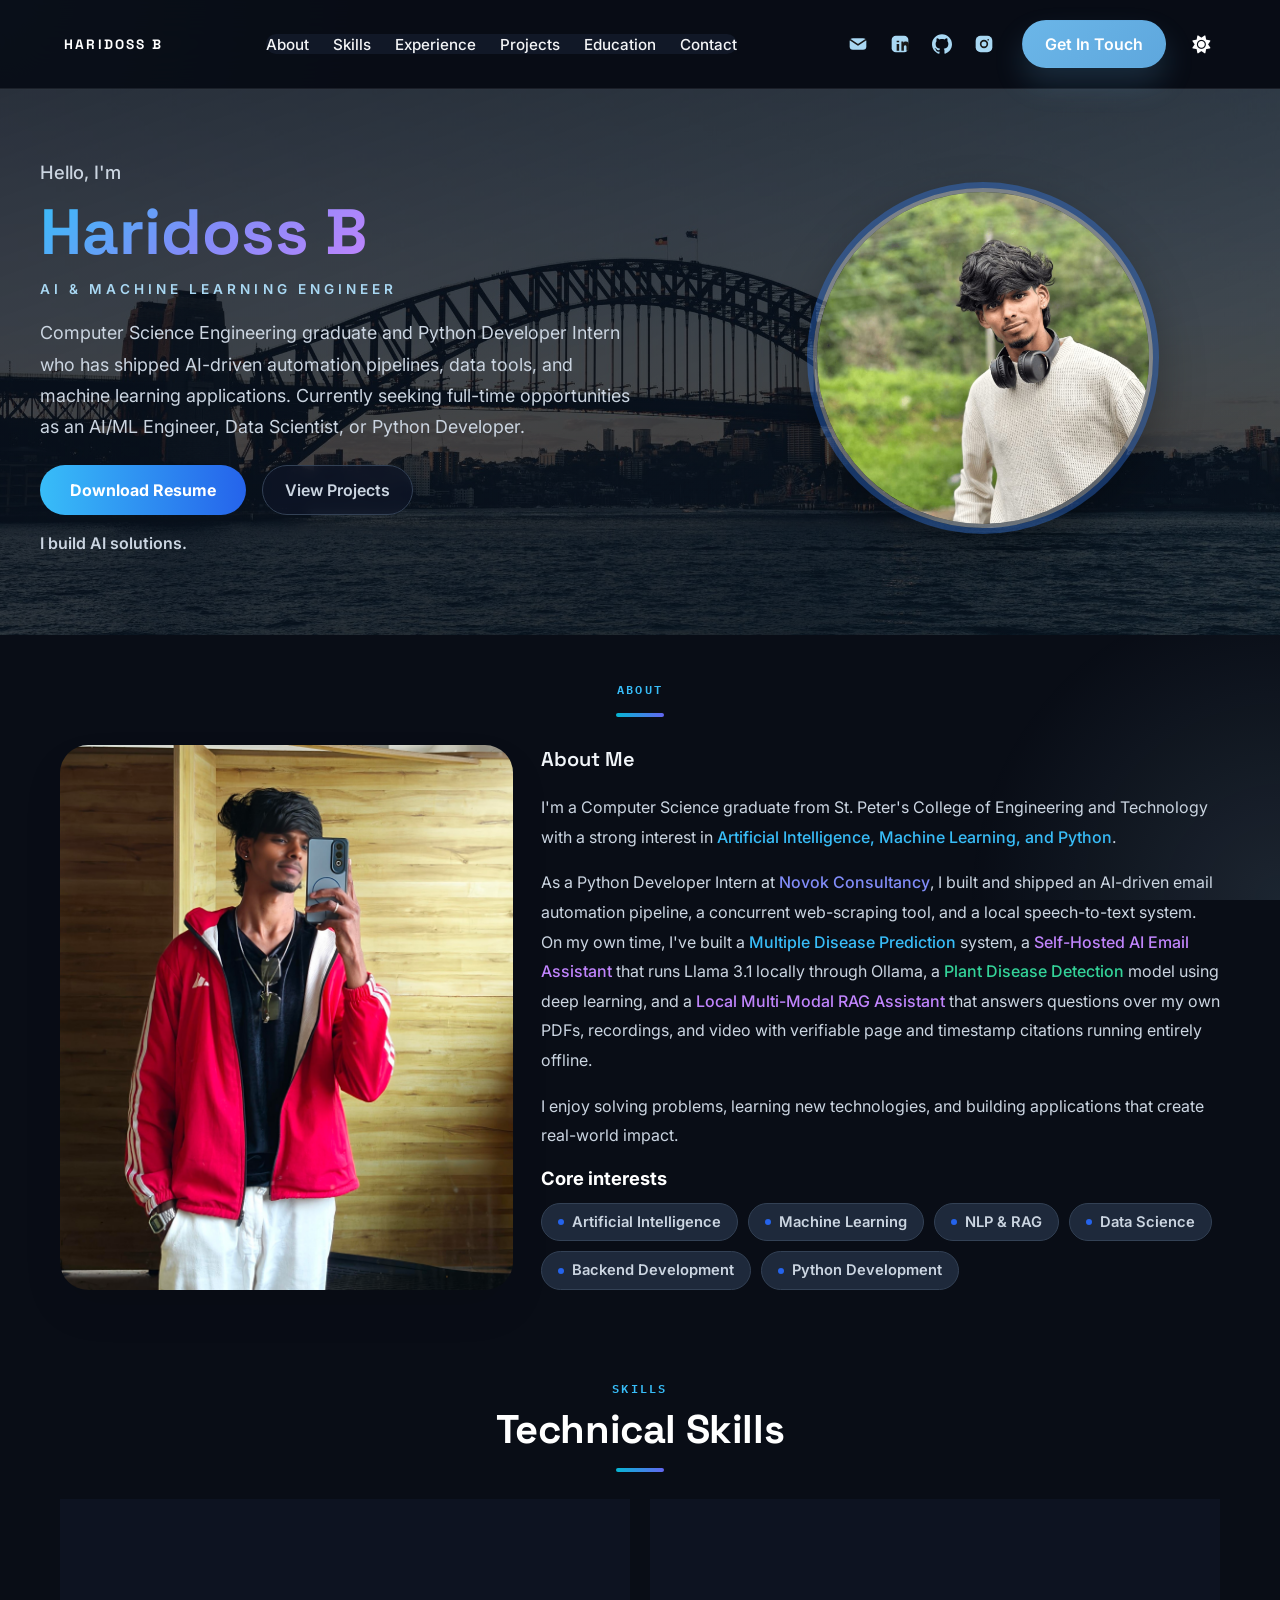
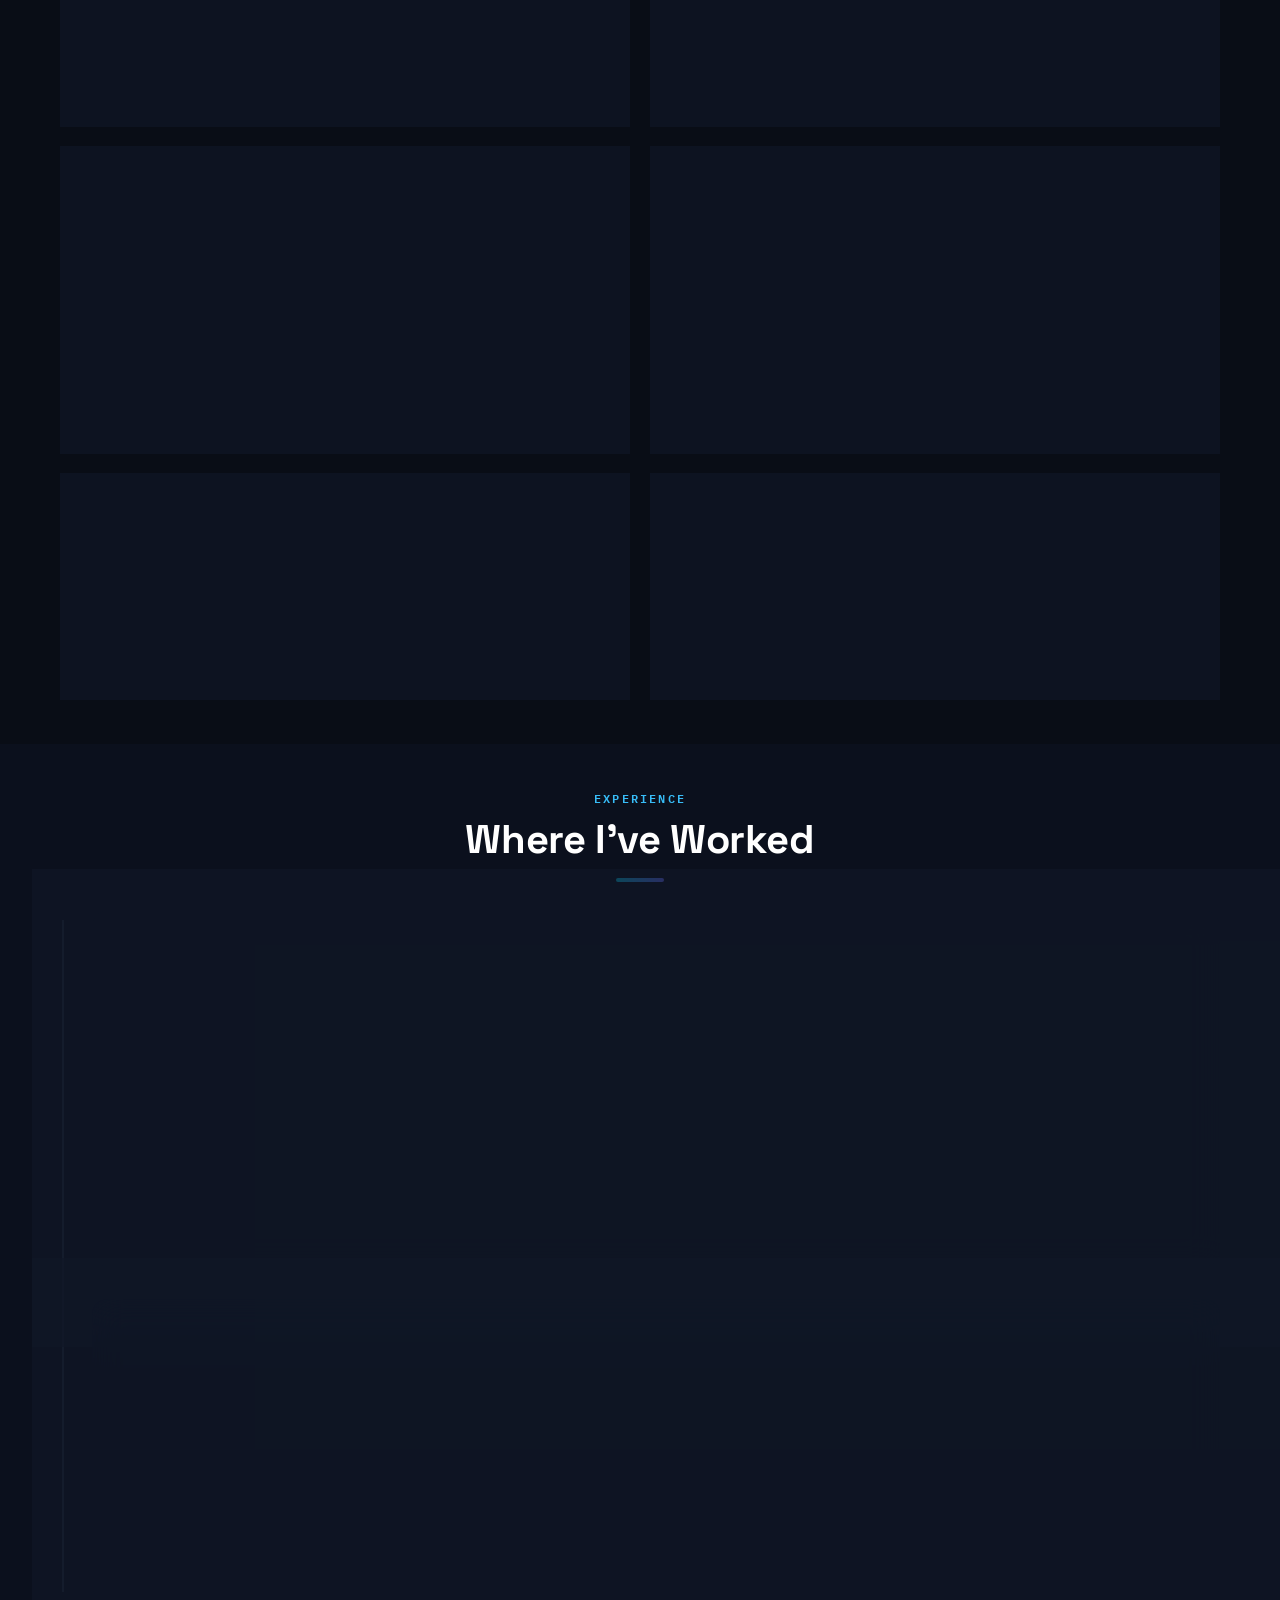
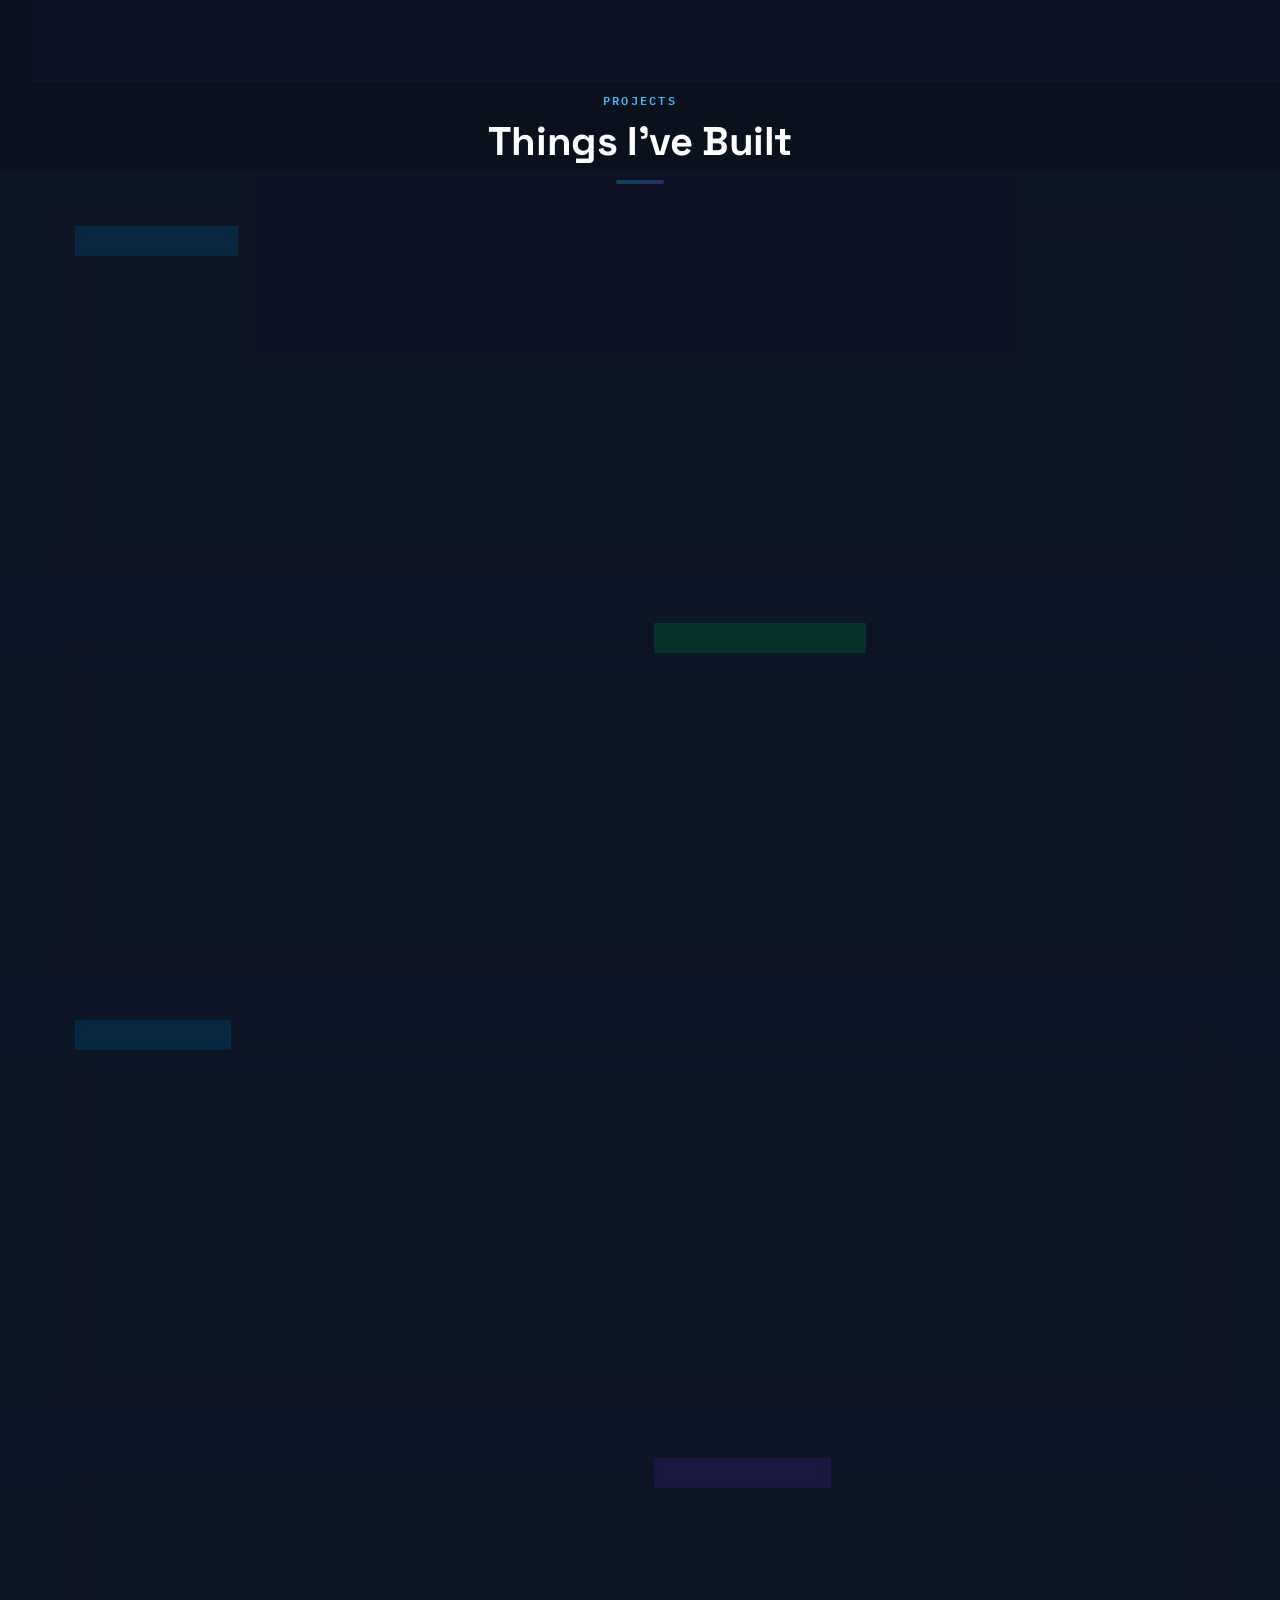
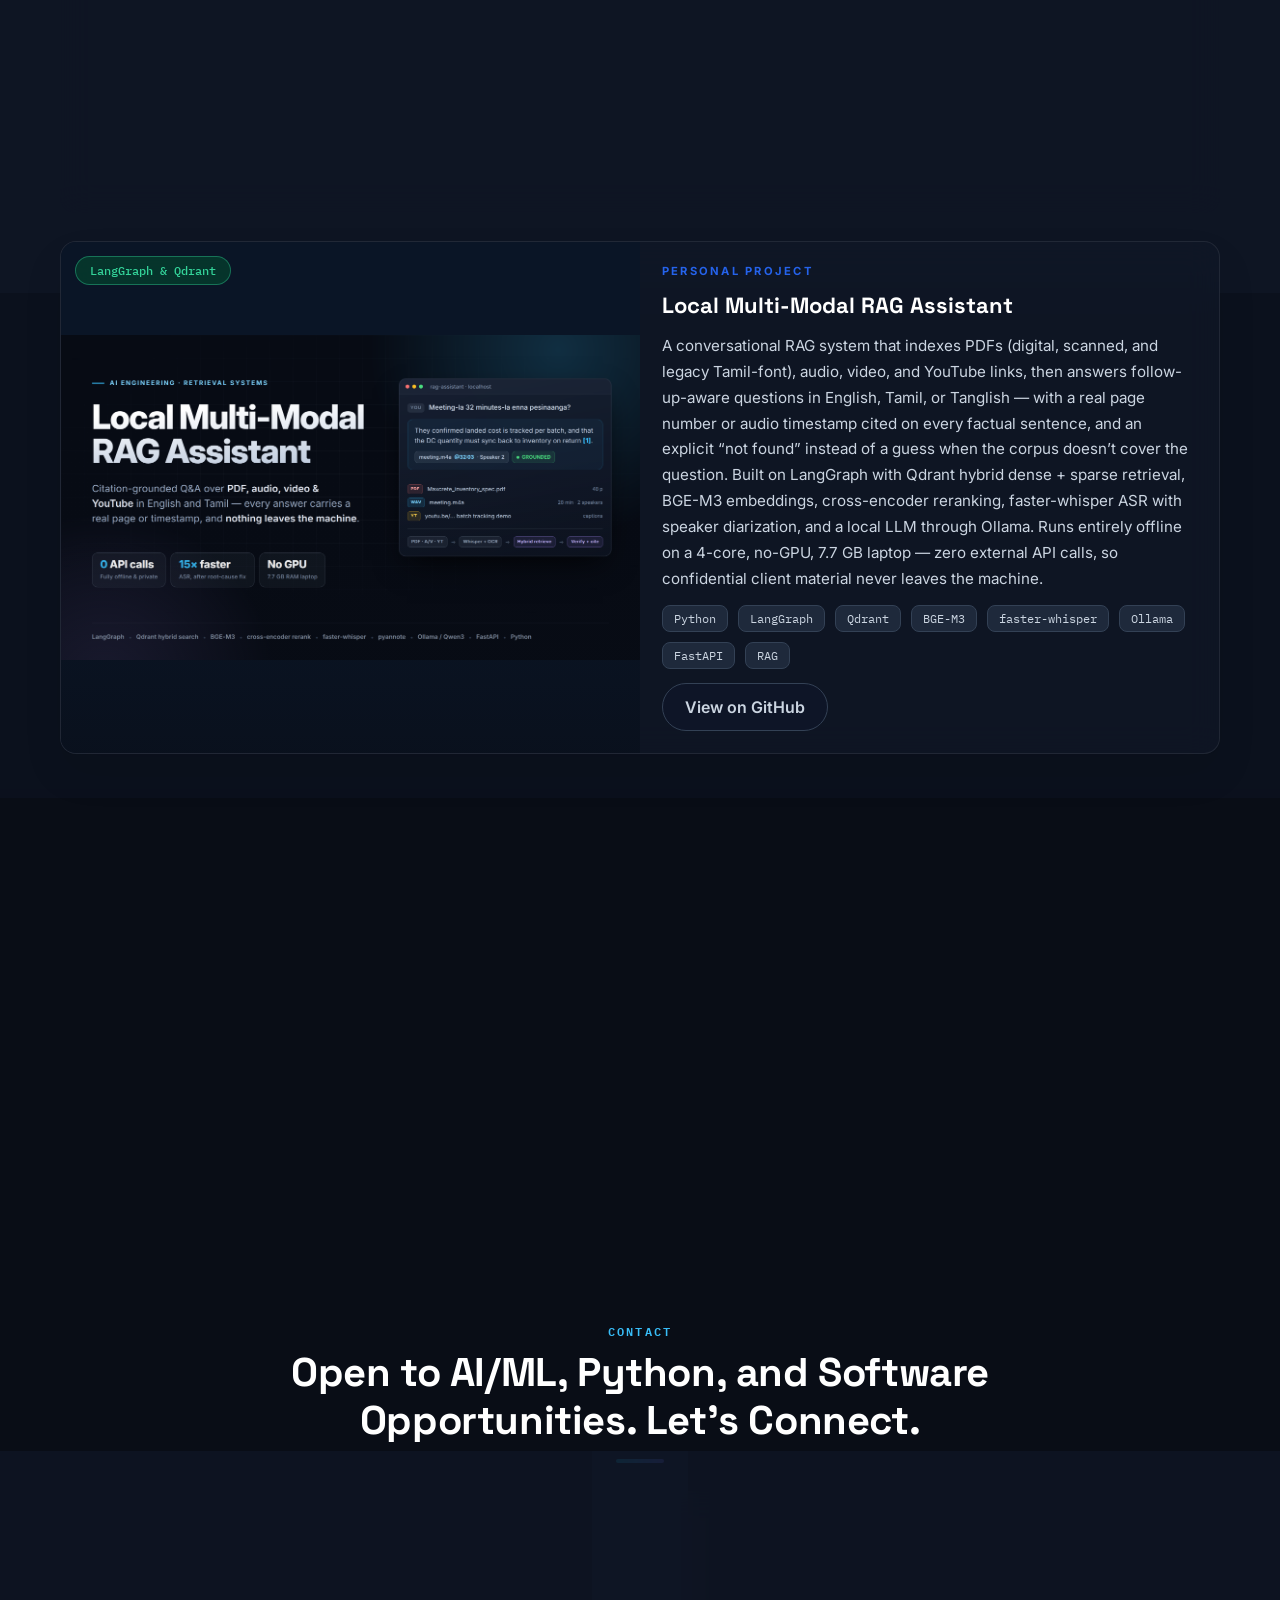
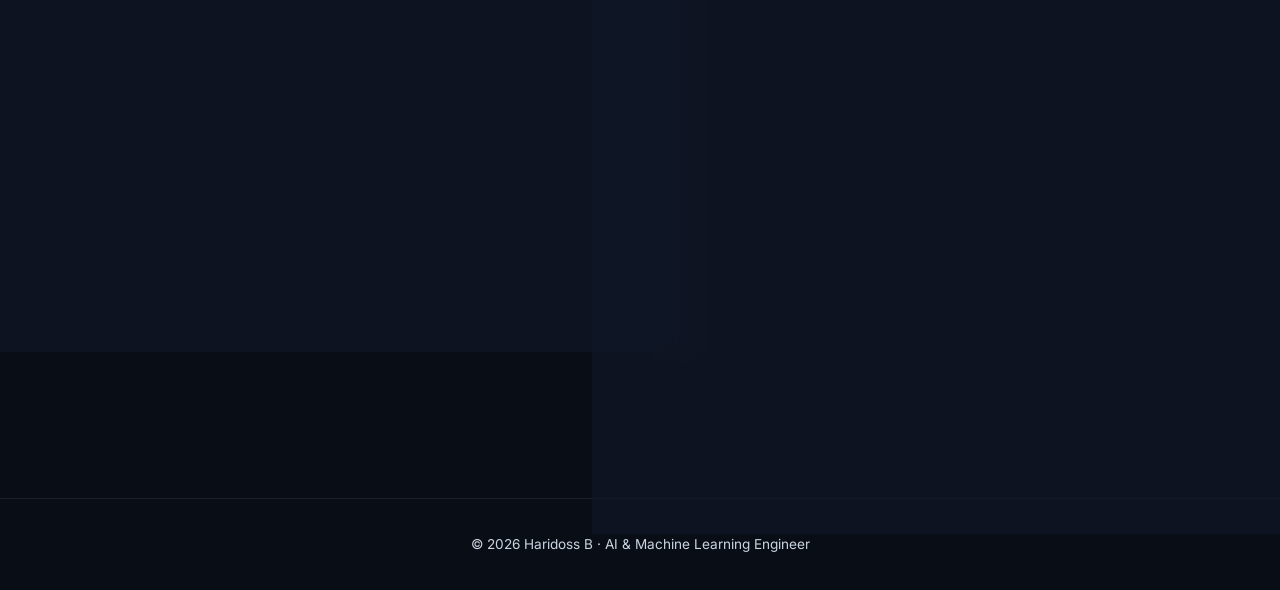
<file: index.html>
<!DOCTYPE html>
<html lang="en">
<head>
  <meta charset="UTF-8" />
  <meta name="viewport" content="width=device-width, initial-scale=1.0" />
  <meta name="description" content="HARIDOSS B — AI/ML Engineer & Python Developer: RAG systems, vector search, LLM pipelines, machine learning projects, and internship experience." />
  <title>HARIDOSS B | AI &amp; Machine Learning Engineer</title>
  <link rel="icon" href="assets/icons/github.svg" type="image/svg+xml" />
  <link rel="preconnect" href="https://fonts.googleapis.com" />
  <link rel="preconnect" href="https://fonts.gstatic.com" crossorigin />
  <link href="https://fonts.googleapis.com/css2?family=Inter:wght@300;400;500;600;700&family=Space+Grotesk:wght@500;600;700&family=IBM+Plex+Mono:wght@400;500;600&display=swap" rel="stylesheet" />
  <link rel="stylesheet" href="style.css" />
  <link
      rel="stylesheet"
      href="https://cdnjs.cloudflare.com/ajax/libs/font-awesome/6.5.2/css/all.min.css">
</head>
<body class="dark">
  <div class="page-overlay" id="pageOverlay" aria-hidden="true"></div>

  <header class="site-header" id="top">
    <div class="header-inner">
      <a class="brand" href="#home">HARIDOSS B</a>
      <button class="nav-toggle" id="navToggle" aria-controls="primaryNavigation" aria-expanded="false" aria-label="Open navigation">
        <span></span>
        <span></span>
        <span></span>
      </button>
      <nav class="main-nav" id="primaryNavigation" aria-label="Primary Navigation">
        <ul>
          <li><a href="#about">About</a></li>
          <li><a href="#skills">Skills</a></li>
          <li><a href="#experience">Experience</a></li>
          <li><a href="#projects">Projects</a></li>
          <li><a href="#education">Education</a></li>
          <li><a href="#contact">Contact</a></li>
        </ul>
      </nav>
      <div class="header-actions">
        <div class="social-list" aria-label="Social links">
          <a class="social-link" href="mailto:haridoss678@gmail.com" aria-label="Email"><img src="./assets/icons/mail.svg" alt="" /></a>
          <a class="social-link" href="https://www.linkedin.com/in/haridoss16" aria-label="LinkedIn" target="_blank" rel="noopener"><img src="./assets/icons/linkedin.svg" alt="" /></a>
          <a class="social-link" href="https://github.com/haridoss678-dotcom" aria-label="GitHub" target="_blank" rel="noopener"><img src="./assets/icons/github.svg" alt="" /></a>
          <a class="social-link" href="https://www.instagram.com/__imharii___" aria-label="Instagram" target="_blank" rel="noopener"><img src="./assets/icons/instagram.svg" alt="" /></a>
        </div>

        <a class="btn btn-primary" href="#contact">Get In Touch</a>
        <button id="themeToggle" class="theme-toggle" title="Light mode" aria-label="Toggle theme">
          <i class="fa-solid fa-sun" aria-hidden="true"></i>
        </button>
      </div>
    </div>
  </header>

  <main>
    <section id="home" class="hero-section">
      <div class="hero-shell">
        <div class="hero-copy">
          <p class="hero-greeting">Hello, I'm</p>
          <h1 class="hero-name">Haridoss B</h1>
          <span class="section-label">AI &amp; MACHINE LEARNING ENGINEER</span>
          <p class="hero-intro">Computer Science Engineering graduate and Python Developer Intern who has shipped AI-driven automation pipelines, data tools, and machine learning applications. Currently seeking full-time opportunities as an AI/ML Engineer, Data Scientist, or Python Developer.</p>
          <div class="hero-actions">
            <a href="./assets/resume/Haridoss_Resume.pdf" download="Haridoss_B_Resume.pdf" class="primary-btn">
              Download Resume
            </a>
            <a class="btn btn-secondary" href="#projects">View Projects</a>
          </div>
          <p class="typing-text" aria-live="polite" id="typingText"></p>
        </div>
        <div class="hero-ring">
          <div class="hero-visual">
            <div class="hero-avatar">
              <img
                src="assets/images/WhatsApp Image 2026-06-26 at 4.13.10 PM.jpeg"
                alt="Portrait of Haridoss B">
            </div>
          </div>
        </div>
      </div>
    </section>

    <section class="about-section" id="about">
      <div class="section-heading reveal">
        <span class="eyebrow">About</span>
        <span class="heading-bar" aria-hidden="true"></span>
      </div>
      <div class="about-grid">
        <div class="about-media reveal">
          <img src="assets/images/WA_1782467484246.jpeg" alt="Portrait of Haridoss" />
        </div>
        <div class="about-copy reveal">
          <h2 class="about-title">About Me</h2>
          <p>I'm a Computer Science graduate from St. Peter's College of Engineering and Technology with a strong interest in <span class="hl">Artificial Intelligence, Machine Learning, and Python</span>.</p>
          <p>As a Python Developer Intern at <span class="hl hl-indigo">Novok Consultancy</span>, I built and shipped an AI-driven email automation pipeline, a concurrent web-scraping tool, and a local speech-to-text system. On my own time, I've built a <span class="hl">Multiple Disease Prediction</span> system, a <span class="hl hl-purple">Self-Hosted AI Email Assistant</span> that runs Llama 3.1 locally through Ollama, a <span class="hl hl-emerald">Plant Disease Detection</span> model using deep learning, and a <span class="hl hl-purple">Local Multi-Modal RAG Assistant</span> that answers questions over my own PDFs, recordings, and video with verifiable page and timestamp citations running entirely offline.</p>
          <p>I enjoy solving problems, learning new technologies, and building applications that create real-world impact.</p>

          <div class="about-list">
            <span>Core interests</span>
            <ul>
              <li>Artificial Intelligence</li>
              <li>Machine Learning</li>
              <li>NLP &amp; RAG</li>
              <li>Data Science</li>
              <li>Backend Development</li>
              <li>Python Development</li>
            </ul>
          </div>
        </div>
      </div>
    </section>

    <section class="skills-section" id="skills">
      <div class="section-heading reveal">
        <span class="eyebrow">Skills</span>
        <h2>Technical Skills</h2>
        <span class="heading-bar" aria-hidden="true"></span>
      </div>
      <div class="skills-panel">
        <div class="skill-category reveal">
          <h3>Programming</h3>
          <div class="skill-chip-row">
            <span class="skill-chip"><img src="assets/icons/python.svg" alt="" />Python</span>
            <span class="skill-chip"><img src="assets/icons/javascript.svg" alt="" />JavaScript</span>
            <span class="skill-chip"><img src="assets/icons/sql.svg" alt="" />SQL</span>
            <span class="skill-chip"><img src="assets/icons/html.svg" alt="" />HTML</span>
            <span class="skill-chip"><img src="assets/icons/css.svg" alt="" />CSS</span>
          </div>
        </div>
        <div class="skill-category reveal">
          <h3>Machine Learning &amp; Data</h3>
          <div class="skill-chip-row">
            <span class="skill-chip">Machine Learning</span>
            <span class="skill-chip">Deep Learning</span>
            <span class="skill-chip"><img src="assets/icons/scikitlearn.svg" alt="" />Scikit-learn</span>
            <span class="skill-chip"><img src="assets/icons/tensorflow.svg" alt="" />TensorFlow</span>
            <span class="skill-chip"><img src="assets/icons/keras.svg" alt="" />Keras</span>
            <span class="skill-chip"><img src="assets/icons/pandas.svg" alt="" />Pandas</span>
            <span class="skill-chip"><img src="assets/icons/numpy.svg" alt="" />NumPy</span>
            <span class="skill-chip">XGBoost</span>
          </div>
        </div>
        <div class="skill-category reveal">
          <h3>Generative AI &amp; NLP</h3>
          <div class="skill-chip-row">
            <span class="skill-chip">NLP</span>
            <span class="skill-chip">RAG</span>
            <span class="skill-chip">LangGraph</span>
            <span class="skill-chip">Hugging Face</span>
            <span class="skill-chip">Ollama</span>
            <span class="skill-chip">Google Gemini AI API</span>
            <span class="skill-chip">faster-whisper</span>
            <span class="skill-chip">pyannote</span>
            <span class="skill-chip">Prompt Engineering</span>
            <span class="skill-chip">Structured Output (JSON Schema)</span>
            <span class="skill-chip">Speaker Diarization</span>
            <span class="skill-chip">OCR (PaddleOCR)</span>
          </div>
        </div>
        <div class="skill-category reveal">
          <h3>Vector Search &amp; Retrieval</h3>
          <div class="skill-chip-row">
            <span class="skill-chip">Vector Databases</span>
            <span class="skill-chip">Qdrant</span>
            <span class="skill-chip">Semantic Search</span>
            <span class="skill-chip">Hybrid Search (Dense + Sparse)</span>
            <span class="skill-chip">Embeddings (BGE-M3)</span>
            <span class="skill-chip">Cross-Encoder Reranking</span>
            <span class="skill-chip">Reciprocal Rank Fusion</span>
            <span class="skill-chip">RAG Evaluation</span>
          </div>
        </div>
        <div class="skill-category reveal">
          <h3>Backend &amp; Deployment</h3>
          <div class="skill-chip-row">
            <span class="skill-chip"><img src="assets/icons/fastapi.svg" alt="" />FastAPI</span>
            <span class="skill-chip"><img src="assets/icons/streamlit.svg" alt="" />Streamlit</span>
            <span class="skill-chip">REST APIs</span>
            <span class="skill-chip">asyncio</span>
            <span class="skill-chip">SQLite</span>
            <span class="skill-chip">Pydantic</span>
            <span class="skill-chip">pytest</span>
          </div>
        </div>
        <div class="skill-category reveal">
          <h3>DevOps &amp; Cloud</h3>
          <div class="skill-chip-row">
            <span class="skill-chip"><img src="assets/icons/git.svg" alt="" />Git</span>
            <span class="skill-chip"><img src="assets/icons/github.svg" alt="" />GitHub</span>
            <span class="skill-chip"><img src="assets/icons/docker.svg" alt="" />Docker</span>
            <span class="skill-chip">AWS</span>
            <span class="skill-chip">PyInstaller</span>
          </div>
        </div>
      </div>
    </section>

    <section class="experience-section" id="experience">
      <div class="section-heading reveal">
        <span class="eyebrow">Experience</span>
        <h2>Where I've Worked</h2>
        <span class="heading-bar" aria-hidden="true"></span>
      </div>
      <div class="experience-list">
        <article class="experience-card reveal">
          <div class="experience-logo experience-logo--image" aria-hidden="true">
            <img src="assets/images/Screenshot.png" alt="" />
          </div>
          <div class="experience-content">
            <p class="experience-role">Python Developer Intern &middot; Novok Consultancy</p>
            <p class="experience-date">July 2026 &ndash; September 2026</p>
            <p>Built a Python automation pipeline integrating the Gmail REST API and Google's Gemini AI to parse incoming business emails and attachments and push structured records into Zoho Creator for a business client, eliminating manual data entry.</p>
            <p>Built a concurrent Python web-scraping tool (asyncio, httpx, 10 parallel workers) to extract BNI chapter member directory data, then packaged it as a standalone Windows desktop app with a Streamlit UI wrapped in pywebview and built with PyInstaller.</p>
            <p>Built a local-first, multilingual audio-to-English transcription pipeline using faster-whisper with noise reduction, VAD filtering, and pyannote-based speaker diarization.</p>
            <div class="experience-tags"><span>Python</span><span>Gemini AI</span><span>Zoho Creator</span><span>asyncio</span><span>faster-whisper</span></div>
          </div>
        </article>

        <article class="experience-card reveal">
          <div class="experience-logo experience-logo--image" aria-hidden="true">
            <img src="assets/icons/Screenshot ws.png" alt="" />
          </div>
          <div class="experience-content">
            <p class="experience-role">Web Development Intern &middot; Webshopify</p>
            <p class="experience-date">January 2024 &ndash; March 2024</p>
            <p>Developed and maintained front-end interfaces using HTML5, CSS3, JavaScript, and Bootstrap to ensure a responsive, user-friendly design.</p>
            <p>Collaborated with the team to implement product listing, cart, and shipping features, improving overall customer experience.</p>
            <p>Gained hands-on experience in web performance optimization and problem-solving during project execution.</p>
            <div class="experience-tags"><span>HTML</span><span>CSS</span><span>JavaScript</span><span>Bootstrap</span></div>
          </div>
        </article>
      </div>
    </section>

    <section class="projects-section" id="projects">
      <div class="section-heading reveal">
        <span class="eyebrow">Projects</span>
        <h2>Things I've Built</h2>
        <span class="heading-bar" aria-hidden="true"></span>
      </div>
      <div class="project-grid">
        <article class="project-card reveal">
          <div class="project-media">
            <img src="assets/images/project-1.svg" alt="" />
            <span class="project-badge">XGBoost &amp; Streamlit</span>
          </div>
          <div class="project-copy">
            <span class="project-label">Personal Project</span>
            <h3>Multiple Disease Prediction</h3>
            <p>An end-to-end web application predicting Diabetes, Heart Disease, and Calories Burn using Machine Learning. Built Diabetes/Heart Disease classifiers and a Calories Burn regression model with XGBoost and Scikit-learn, reaching 75&ndash;85% model accuracy, and deployed it on Streamlit Cloud with an interactive multi-page UI.</p>
            <div class="project-stack"><span>Python</span><span>Streamlit</span><span>Scikit-learn</span><span>XGBoost</span></div>
            <div class="project-actions">
              <a class="btn btn-primary" href="https://publicmlwebapp-bwnjkymagu4rf9wlshwzoh.streamlit.app" target="_blank" rel="noopener">Live Demo</a>
              <a class="btn btn-secondary" href="https://github.com/haridoss678-dotcom" target="_blank" rel="noopener">View on GitHub</a>
            </div>
          </div>
        </article>

        <article class="project-card project-card--reverse reveal">
          <div class="project-media">
            <img src="assets/images/project-2.svg" alt="" />
            <span class="project-badge project-badge--emerald">TensorFlow &amp; Deep Learning</span>
          </div>
          <div class="project-copy">
            <span class="project-label">Personal Project</span>
            <h3>Plant Disease Detection</h3>
            <p>A CNN-based deep learning model that identifies plant diseases from leaf images, built to strengthen practical experience with image classification and convolutional neural networks.</p>
            <div class="project-stack"><span>TensorFlow</span><span>Computer Vision</span><span>Deep Learning</span></div>
            <div class="project-actions">
              <span class="btn btn-secondary btn-static">Live Demo (coming soon)</span>
              <a class="btn btn-secondary" href="https://github.com/haridoss678-dotcom" target="_blank" rel="noopener">View on GitHub</a>
            </div>
          </div>
        </article>

        <article class="project-card reveal">
          <div class="project-media">
            <img src="assets/images/project-3.svg" alt="" />
            <span class="project-badge">Ollama &amp; Llama 3.1</span>
          </div>
          <div class="project-copy">
            <span class="project-label">Personal Project</span>
            <h3>Self-Hosted AI Email Assistant</h3>
            <p>A Gmail auto-reply agent that runs entirely on my own machine with no cloud API. It polls the inbox over IMAP, uses Ollama running Llama 3.1 to classify each mail and draft a context-aware reply in a formal academic tone, then sends it back over SMTP &mdash; backed by a safety layer that skips no-reply senders, filters promotions, and tracks replied message IDs so nothing is answered twice.</p>
            <div class="project-stack"><span>Python</span><span>Ollama</span><span>Llama 3.1</span><span>IMAP / SMTP</span><span>Local LLM</span><span>Desktop App</span></div>
            <div class="project-actions"><a class="btn btn-secondary" href="https://github.com/haridoss678-dotcom/gmail-auto-replier" target="_blank" rel="noopener">View on GitHub</a></div>
          </div>
        </article>

        <article class="project-card project-card--reverse reveal">
          <div class="project-media">
            <img src="assets/images/project-4.svg" alt="" />
            <span class="project-badge project-badge--indigo">Gemini AI &amp; Gmail API</span>
          </div>
          <div class="project-copy">
            <span class="project-label">Client Project &middot; Novok Internship</span>
            <h3>AI Email Automation &amp; Data Pipeline</h3>
            <p>Delivered for a business client during my internship: a Python service that reads incoming emails and attachments through the Gmail REST API, uses Google's Gemini AI to extract structured data, and pushes clean records into Zoho Creator &mdash; removing manual data entry from the client's daily workflow.</p>
            <div class="project-stack"><span>Python</span><span>Gmail API</span><span>Gemini AI</span><span>Zoho Creator</span></div>
            <div class="project-actions"><span class="btn btn-secondary btn-static">Confidential client project</span></div>
          </div>
        </article>

        <article class="project-card reveal">
          <div class="project-media">
            <img src="assets/images/project-5.png" alt="" />
            <span class="project-badge project-badge--emerald">LangGraph &amp; Qdrant</span>
          </div>
          <div class="project-copy">
            <span class="project-label">Personal Project</span>
            <h3>Local Multi-Modal RAG Assistant</h3>
            <p>A conversational RAG system that indexes PDFs (digital, scanned, and legacy Tamil-font), audio, video, and YouTube links, then answers follow-up-aware questions in English, Tamil, or Tanglish &mdash; with a real page number or audio timestamp cited on every factual sentence, and an explicit &ldquo;not found&rdquo; instead of a guess when the corpus doesn&rsquo;t cover the question. Built on LangGraph with Qdrant hybrid dense + sparse retrieval, BGE-M3 embeddings, cross-encoder reranking, faster-whisper ASR with speaker diarization, and a local LLM through Ollama. Runs entirely offline on a 4-core, no-GPU, 7.7&nbsp;GB laptop &mdash; zero external API calls, so confidential client material never leaves the machine.</p>
            <div class="project-stack"><span>Python</span><span>LangGraph</span><span>Qdrant</span><span>BGE-M3</span><span>faster-whisper</span><span>Ollama</span><span>FastAPI</span><span>RAG</span></div>
            <div class="project-actions">
              <a class="btn btn-secondary" href="https://github.com/haridoss678-dotcom" target="_blank" rel="noopener">View on GitHub</a>
            </div>
          </div>
        </article>
      </div>
    </section>

    <section class="education-section" id="education">
      <div class="section-heading reveal">
        <span class="eyebrow">Education</span>
        <h2>Education</h2>
        <span class="heading-bar" aria-hidden="true"></span>
      </div>
      <div class="education-list">
        <article class="education-card reveal" data-delay="0">
          <div class="education-period mono">2022 — 2026</div>
          <div class="education-body">
            <h3>B.E. Computer Science and Engineering</h3>
            <p class="education-org">St. Peter's College of Engineering and Technology &middot; CGPA 7.2</p>
            <p>Built a foundation in data structures, algorithms, databases, and software engineering, while independently pursuing Artificial Intelligence and Machine Learning through coursework electives and personal projects.</p>
            <div class="education-tags">
              <span>Data Structures</span>
              <span>DBMS</span>
              <span>Operating Systems</span>
              <span>Machine Learning</span>
            </div>
          </div>
        </article>
        <article class="education-card reveal" data-delay="1">
          <div class="education-period mono">2022</div>
          <div class="education-body">
            <h3>Higher Secondary Education</h3>
            <p class="education-org">Sri Ramakrishna Vidyalaya Matriculation HR Sec School &middot; 84%</p>
            <p>Focused on mathematics and computer science fundamentals, building the analytical grounding that later carried into machine learning coursework and project work.</p>
            <div class="education-tags">
              <span>Mathematics</span>
              <span>Computer Science</span>
            </div>
          </div>
        </article>
      </div>
    </section>

    <section class="contact-section" id="contact">
      <div class="section-heading reveal">
        <span class="eyebrow">Contact</span>
        <h2>Open to AI/ML, Python, and Software Opportunities. Let's Connect.</h2>
        <span class="heading-bar" aria-hidden="true"></span>
      </div>
      <div class="contact-grid">
        <div class="contact-card contact-info-card reveal">
          <div class="contact-item"><img src="assets/icons/mail.svg" alt="" /><div><span>Email</span><a href="mailto:haridoss678@gmail.com">haridoss678@gmail.com</a></div></div>
          <div class="contact-item"><img src="assets/icons/linkedin.svg" alt="" /><div><span>LinkedIn</span><a href="https://www.linkedin.com/in/haridoss16" target="_blank" rel="noopener">haridoss16</a></div></div>
          <div class="contact-item"><img src="assets/icons/phone.svg" alt="" /><div><span>Phone</span><a href="tel:+918072513866">+91 8072513866</a></div></div>
          <div class="contact-item"><img src="assets/icons/location.svg" alt="" /><div><span>Location</span><p>Chennai, Tamil Nadu, India</p></div></div>
        </div>
        <form class="contact-card contact-form reveal" id="contactForm" action="https://formsubmit.co/ajax/haridoss678@gmail.com" method="POST">
          <input type="hidden" name="_captcha" value="false">
          <input type="hidden" name="_subject" value="New Portfolio Message from Website">

          <label for="cf-name">Name</label>
          <input id="cf-name" type="text" name="name" placeholder="Your Name" required>

          <label for="cf-email">Email</label>
          <input id="cf-email" type="email" name="email" placeholder="your@email.com" required>

          <label for="cf-subject">Subject</label>
          <input id="cf-subject" type="text" name="subject" placeholder="Project Discussion" required>

          <label for="cf-message">Message</label>
          <textarea id="cf-message" name="message" rows="6" placeholder="Tell me about your project..." required></textarea>

          <button class="btn btn-primary" type="submit">Send Message</button>
          <p class="form-feedback" id="formFeedback" role="status" aria-live="polite"></p>
        </form>
      </div>
    </section>
  </main>

  <footer class="footer">
    <p>© 2026 Haridoss B &middot; AI &amp; Machine Learning Engineer</p>
  </footer>

  <script src="script.js"></script>
</body>
</html>
</file>
<file: style.css>
/* ============================================================
   HARIDOSS B — Portfolio Stylesheet
   Mobile-first, single source of truth per breakpoint.
   ============================================================ */

:root {
  color-scheme: light;
  --bg: #EAF3FB;
  --surface: #FFFFFF;
  --surface-strong: #FFFFFF;
  --primary: #6BB6E8;
  --primary-strong: #2563eb;
  --primary-soft: #A9D8F3;
  --text: #1A1A1A;
  --muted: #6B7280;
  --border: #E7EDF5;
  --shadow: 0 20px 40px rgba(0, 0, 0, 0.08);
  --radius: 24px;
  --max-width: 1200px;
  --space-xs: 8px;
  --space-sm: 16px;
  --space-md: 24px;
  --space-lg: 40px;
  --space-xl: 64px;
  --font-heading: 'Space Grotesk', 'Inter', sans-serif;
  --font-body: 'Inter', -apple-system, BlinkMacSystemFont, 'Segoe UI', sans-serif;
  --font-mono: 'IBM Plex Mono', ui-monospace, 'SFMono-Regular', monospace;
  --cyan: #38BDF8;
  --indigo: #818CF8;
  --emerald: #34D399;
  --slate-800: #1E293B;
}

*, *::before, *::after {
  box-sizing: border-box;
}

html {
  scroll-behavior: smooth;
}

body {
  margin: 0;
  background: var(--bg);
  color: var(--text);
  font-family: var(--font-body);
  overflow-x: hidden;
}

img {
  display: block;
  max-width: 100%;
  height: auto;
}

a {
  color: inherit;
  text-decoration: none;
}

button,
input,
textarea {
  font: inherit;
}

button {
  cursor: pointer;
}

body::before {
  content: '';
  position: fixed;
  inset: 0;
  background: radial-gradient(circle at top left, rgba(107, 182, 232, 0.14), transparent 24%), radial-gradient(circle at bottom right, rgba(169, 216, 243, 0.12), transparent 20%);
  pointer-events: none;
  z-index: -1;
}

#home, #about, #skills, #experience, #projects, #education, #contact {
  scroll-margin-top: 90px;
}

.page-overlay {
  position: fixed;
  inset: 0;
  background: rgba(255, 255, 255, 0.7);
  opacity: 0;
  pointer-events: none;
  transition: opacity 0.25s ease;
  z-index: 19;
}

/* ---------- Header ---------- */

.site-header {
  position: sticky;
  top: 0;
  z-index: 20;
  background: rgba(255, 255, 255, 0.96);
  backdrop-filter: blur(20px);
  -webkit-backdrop-filter: blur(20px);
  border-bottom: 1px solid var(--border);
}

.header-inner {
  max-width: var(--max-width);
  margin: 0 auto;
  padding: 16px 20px;
  display: grid;
  grid-template-columns: auto auto;
  align-items: center;
  gap: var(--space-md);
}

.brand {
  font-weight: 700;
  text-transform: uppercase;
  letter-spacing: 0.16em;
  font-size: 0.85rem;
  font-family: var(--font-heading);
}

.nav-toggle {
  display: inline-flex;
  width: 44px;
  height: 44px;
  border: 1px solid var(--border);
  border-radius: 16px;
  background: #fff;
  position: relative;
  flex-shrink: 0;
  justify-self: end;
}

.nav-toggle span {
  position: absolute;
  left: 12px;
  right: 12px;
  height: 2px;
  background: var(--text);
  border-radius: 999px;
}

.nav-toggle span:nth-child(1) { top: 14px; }
.nav-toggle span:nth-child(2) { top: 21px; }
.nav-toggle span:nth-child(3) { top: 28px; }

.main-nav {
  position: fixed;
  inset: 76px 16px auto auto;
  width: calc(100vw - 32px);
  max-width: 320px;
  padding: 20px;
  background: rgba(255, 255, 255, 0.98);
  border: 1px solid var(--border);
  border-radius: 24px;
  box-shadow: var(--shadow);
  opacity: 0;
  visibility: hidden;
  transform: translateY(-10px);
  transition: opacity 0.25s ease, transform 0.25s ease, visibility 0.25s ease;
  z-index: 21;
}

.site-header.nav-open .main-nav {
  opacity: 1;
  visibility: visible;
  transform: translateY(0);
}

.main-nav ul {
  display: flex;
  flex-direction: column;
  gap: 18px;
  margin: 0;
  padding: 0;
  list-style: none;
}

.main-nav a {
  position: relative;
  text-decoration: none;
  font-weight: 500;
  font-size: 0.95rem;
  transition: color 0.3s ease;
}

.main-nav a::after {
  content: "";
  position: absolute;
  left: 0;
  bottom: -6px;
  width: 0%;
  height: 2px;
  background: var(--primary-strong);
  transition: width 0.3s ease;
}

.main-nav a:hover {
  color: var(--primary-strong);
}

.main-nav a:hover::after,
.main-nav a.active::after {
  width: 100%;
}

.header-actions {
  display: none;
  align-items: center;
  gap: 20px;
}

.social-list {
  display: flex;
  gap: 6px;
}

.social-link {
  display: inline-flex;
  align-items: center;
  justify-content: center;
  width: 36px;
  height: 36px;
  border-radius: 999px;
  transition: background-color 0.25s ease, transform 0.25s ease;
}

.social-link:hover {
  background: var(--surface);
  transform: translateY(-2px);
}

.social-link img {
  width: 20px;
  height: 20px;
}

#themeToggle {
  border: none;
  background: none;
  cursor: pointer;
  font-size: 18px;
  color: var(--text);
}

/* ---------- Buttons ---------- */

.btn {
  display: inline-flex;
  align-items: center;
  justify-content: center;
  gap: 10px;
  padding: 13px 22px;
  border-radius: 999px;
  border: 1px solid transparent;
  font-weight: 600;
  transition: transform 0.25s ease, box-shadow 0.25s ease, background-color 0.25s ease;
}

.btn:hover {
  transform: translateY(-3px);
  box-shadow: 0 15px 30px rgba(33, 150, 243, 0.2);
}

.btn-primary {
  background: linear-gradient(135deg, var(--primary), #5ea7dd);
  color: #fff;
  box-shadow: 0 16px 30px rgba(107, 182, 232, 0.18);
}

.btn-secondary {
  background: #fff;
  color: var(--text);
  border-color: var(--border);
}

.btn-static {
  cursor: default;
  pointer-events: none;
  color: var(--muted);
}

.btn-static:hover {
  transform: none;
  box-shadow: none;
}

.primary-btn {
  display: inline-flex;
  align-items: center;
  justify-content: center;
  padding: 15px 30px;
  border-radius: 50px;
  background: linear-gradient(90deg, #38bdf8, #2563eb);
  color: #fff;
  text-decoration: none;
  font-weight: 700;
  transition: all 0.3s ease;
}

.primary-btn:hover {
  transform: translateY(-4px);
  box-shadow: 0 15px 30px rgba(37, 99, 235, 0.3);
}

/* ---------- Hero (the only section that carries the background photo) ---------- */

.hero-section {
  position: relative;
  padding: 48px 20px 56px;
  color: #F8FAFC;
  background:
    linear-gradient(160deg, rgba(8, 15, 28, 0.82), rgba(10, 22, 38, 0.62)),
    url("assets/images/bg-hero.jpg");
  background-size: cover;
  background-position: center;
}

.hero-shell {
  max-width: var(--max-width);
  margin: 0 auto;
  display: grid;
  grid-template-columns: 1fr;
  gap: 36px;
  align-items: center;
  text-align: center;
}

.hero-copy {
  display: grid;
  gap: 14px;
  justify-items: center;
}

.hero-greeting {
  margin: 0;
  font-size: 1.15rem;
  color: #CBD5E1;
  font-weight: 500;
}

.hero-name {
  margin: 0;
  font-family: var(--font-heading);
  font-weight: 700;
  font-size: clamp(38px, 8vw, 64px);
  line-height: 1.1;
  background: linear-gradient(135deg, #38BDF8 0%, #818CF8 50%, #C084FC 100%);
  -webkit-background-clip: text;
  background-clip: text;
  -webkit-text-fill-color: transparent;
  color: transparent;
}

.section-label {
  display: inline-block;
  font-size: 0.85rem;
  letter-spacing: 0.3em;
  font-weight: 600;
  color: var(--primary-soft);
  text-transform: uppercase;
}

.hero-intro {
  margin: 6px 0 0;
  color: #E2E8F0;
  font-size: 1.12rem;
  line-height: 1.75;
  max-width: 600px;
}

.hero-actions {
  display: flex;
  flex-wrap: wrap;
  justify-content: center;
  gap: 16px;
  margin-top: 8px;
}

.hero-actions .btn-secondary {
  background: rgba(255, 255, 255, 0.12);
  color: #fff;
  border-color: rgba(255, 255, 255, 0.35);
  backdrop-filter: blur(6px);
}

.typing-text {
  min-height: 1.4em;
  margin: 4px 0 0;
  font-weight: 600;
  color: var(--primary-soft);
}

.hero-ring {
  display: flex;
  justify-content: center;
}

.hero-visual {
  position: relative;
  width: 240px;
  height: 240px;
}

.hero-avatar {
  width: 240px;
  height: 240px;
  border-radius: 50%;
  overflow: hidden;
  border: 4px solid rgba(255, 255, 255, 0.35);
  box-shadow: 0 0 0 6px rgba(56, 132, 255, 0.35), 0 20px 50px rgba(0, 0, 0, 0.35);
  position: relative;
  z-index: 2;
  animation: avatarFloat 4.5s ease-in-out infinite;
}

@keyframes avatarFloat {
  0%, 100% { transform: translateY(0); }
  50% { transform: translateY(-10px); }
}

.hero-avatar img {
  width: 100%;
  height: 100%;
  object-fit: cover;
}

/* ---------- Section heading (shared) ---------- */

.section-heading {
  max-width: var(--max-width);
  margin: 0 auto;
  padding: 0 20px;
  text-align: center;
  display: grid;
  gap: 8px;
}

.eyebrow {
  font-family: var(--font-mono);
  font-size: 0.78rem;
  font-weight: 600;
  letter-spacing: 0.18em;
  text-transform: uppercase;
  color: var(--cyan);
}

.section-heading h2 {
  margin: 0;
  font-family: var(--font-heading);
  font-size: clamp(30px, 5vw, 40px);
  font-weight: 700;
  letter-spacing: -0.01em;
  line-height: 1.2;
  color: #FFFFFF;
  max-width: 720px;
  justify-self: center;
}

body:not(.dark) .section-heading h2 {
  color: #0F172A;
}

.heading-bar {
  width: 48px;
  height: 4px;
  margin-top: 6px;
  border-radius: 999px;
  background: linear-gradient(90deg, #06B6D4, #6366F1);
  justify-self: center;
}

.about-section,
.skills-section,
.experience-section,
.projects-section,
.education-section,
.contact-section {
  padding: 44px 0;
}

.experience-section,
.projects-section {
  background: rgba(15, 23, 42, 0.04);
}

body.dark .experience-section,
body.dark .projects-section {
  background: rgba(15, 23, 42, 0.4);
}

/* ---------- About ---------- */

.about-grid {
  max-width: var(--max-width);
  margin: 28px auto 0;
  padding: 0 20px;
  display: grid;
  grid-template-columns: 1fr;
  gap: 28px;
}

.about-media img {
  width: 100%;
  max-width: 380px;
  aspect-ratio: 4 / 5;
  margin: 0 auto;
  border-radius: 28px;
  box-shadow: var(--shadow);
  object-fit: cover;
}

.about-media.reveal {
  transform: translateX(-80px);
  transition: opacity 1.6s ease, transform 1.6s cubic-bezier(0.16, 1, 0.3, 1);
}

.about-media.reveal.in-view {
  transform: translateX(0);
}

.hl {
  color: #0284C7;
  font-weight: 500;
}

.hl-indigo { color: #4F46E5; }
.hl-emerald { color: #059669; }
.hl-purple { color: #7C3AED; }

body.dark .hl { color: var(--cyan); }
body.dark .hl-indigo { color: var(--indigo); }
body.dark .hl-emerald { color: var(--emerald); }
body.dark .hl-purple { color: #C084FC; }

.about-title {
  margin: 0 0 20px;
  font-family: var(--font-heading);
  font-size: 1.25rem;
  font-weight: 600;
  line-height: 1.4;
  color: #0F172A;
}

.about-copy p {
  margin: 0 0 16px;
  color: var(--text);
  font-size: 1rem;
  line-height: 1.85;
  font-weight: 400;
}

.about-list {
  display: grid;
  gap: 14px;
  margin-top: 8px;
}

.about-list > span {
  font-weight: 700;
  color: var(--text);
  font-size: 1.15rem;
}

.about-list ul {
  display: flex;
  flex-wrap: wrap;
  gap: 10px;
  list-style: none;
  margin: 0;
  padding: 0;
}

.about-list li {
  display: inline-flex;
  align-items: center;
  gap: 8px;
  background: var(--surface);
  border: 1px solid var(--border);
  border-radius: 999px;
  padding: 8px 16px;
  color: var(--text);
  font-size: 0.92rem;
  font-weight: 600;
  line-height: 1.4;
}

.about-list li::before {
  content: '';
  width: 6px;
  height: 6px;
  border-radius: 50%;
  background: var(--primary-strong);
  flex-shrink: 0;
}

/* ---------- Skills ---------- */

.skills-panel {
  max-width: var(--max-width);
  margin: 28px auto 0;
  padding: 0 20px;
  display: grid;
  gap: 20px;
}

.skill-category {
  background: var(--surface);
  border: 1px solid var(--border);
  border-radius: 16px;
  padding: 24px;
  transition: transform 0.3s ease, box-shadow 0.3s ease, background-color 0.3s ease, border-color 0.3s ease;
}

.skill-category::before {
  content: '';
  display: block;
  width: 48px;
  height: 48px;
  margin-bottom: 16px;
  border-radius: 14px;
  border: 1px solid rgba(56, 189, 248, 0.35);
  background-image: url("assets/icons/cat-code.svg"), linear-gradient(135deg, rgba(56, 189, 248, 0.28), rgba(56, 189, 248, 0.06));
  background-repeat: no-repeat;
  background-position: center;
  background-size: 24px, cover;
}

.skill-category:nth-child(2)::before {
  border-color: rgba(129, 140, 248, 0.35);
  background-image: url("assets/icons/cat-data.svg"), linear-gradient(135deg, rgba(129, 140, 248, 0.28), rgba(129, 140, 248, 0.06));
}

.skill-category:nth-child(3)::before {
  border-color: rgba(52, 211, 153, 0.35);
  background-image: url("assets/icons/cat-ai.svg"), linear-gradient(135deg, rgba(52, 211, 153, 0.28), rgba(52, 211, 153, 0.06));
}

.skill-category:nth-child(4)::before {
  border-color: rgba(251, 113, 133, 0.35);
  background-image: url("assets/icons/cat-vector.svg"), linear-gradient(135deg, rgba(251, 113, 133, 0.28), rgba(251, 113, 133, 0.06));
}

.skill-category:nth-child(5)::before {
  border-color: rgba(192, 132, 252, 0.35);
  background-image: url("assets/icons/cat-server.svg"), linear-gradient(135deg, rgba(192, 132, 252, 0.28), rgba(192, 132, 252, 0.06));
}

.skill-category:nth-child(6)::before {
  border-color: rgba(251, 191, 36, 0.35);
  background-image: url("assets/icons/cat-cloud.svg"), linear-gradient(135deg, rgba(251, 191, 36, 0.28), rgba(251, 191, 36, 0.06));
}

.skill-category:hover {
  transform: translateY(-6px);
  background-color: rgba(56, 189, 248, 0.12);
  border-color: rgba(56, 189, 248, 0.35);
  box-shadow: 0 20px 40px rgba(0, 0, 0, 0.1);
}

.skill-category h3 {
  margin: 0 0 16px;
  font-family: var(--font-heading);
  font-size: 1.125rem;
  font-weight: 700;
  color: var(--text);
}

.skill-chip-row {
  display: flex;
  flex-wrap: wrap;
  gap: 10px;
}

.skill-chip {
  display: inline-flex;
  align-items: center;
  gap: 8px;
  background: #fff;
  border: 1px solid var(--border);
  border-radius: 10px;
  padding: 7px 13px;
  font-family: var(--font-mono);
  font-size: 0.76rem;
  font-weight: 500;
  color: var(--text);
  transition: transform 0.25s ease, border-color 0.25s ease;
}

.skill-chip img {
  width: 16px;
  height: 16px;
}

.skill-chip:hover {
  transform: translateY(-2px);
  border-color: var(--primary);
}

/* ---------- Experience ---------- */

.experience-list {
  position: relative;
  max-width: var(--max-width);
  margin: 28px auto 0;
  padding: 0 16px 0 40px;
  display: grid;
  gap: 32px;
}

.experience-list::before {
  content: '';
  position: absolute;
  left: 16px;
  top: 10px;
  bottom: 10px;
  width: 2px;
  background: var(--slate-800);
}

.experience-card::before {
  content: '';
  position: absolute;
  left: -32px;
  top: 30px;
  width: 16px;
  height: 16px;
  border-radius: 50%;
  background: var(--cyan);
  border: 4px solid #090D16;
  transition: transform 0.3s ease;
}

.experience-card:nth-child(2)::before {
  background: var(--indigo);
}

.experience-card:hover::before {
  transform: scale(1.25);
}

body:not(.dark) .experience-card::before {
  border-color: #EAF3FB;
}

.experience-card {
  position: relative;
  display: grid;
  grid-template-columns: 1fr;
  gap: 14px;
  background: var(--surface);
  border: 1px solid var(--border);
  border-radius: 16px;
  padding: 20px;
  box-shadow: var(--shadow);
  transition: transform 0.3s ease, box-shadow 0.3s ease, background-color 0.3s ease, border-color 0.3s ease;
}

.experience-card:hover {
  transform: translateY(-6px);
  background-color: rgba(56, 189, 248, 0.12);
  border-color: rgba(56, 189, 248, 0.35);
  box-shadow: 0 30px 60px rgba(0, 0, 0, 0.12);
}

.experience-logo {
  width: 64px;
  height: 64px;
  border-radius: 18px;
  background: linear-gradient(135deg, var(--primary), var(--primary-strong));
  display: grid;
  place-items: center;
  color: #fff;
  font-weight: 700;
  font-size: 1.1rem;
  letter-spacing: 0.03em;
  box-shadow: 0 10px 20px rgba(37, 99, 235, 0.25);
  flex-shrink: 0;
}

.experience-logo--image {
  background: #fff;
  padding: 10px;
  box-shadow: 0 10px 20px rgba(0, 0, 0, 0.08);
}

.experience-logo--image img {
  width: 100%;
  height: 100%;
  object-fit: contain;
}

.experience-role {
  margin: 0 0 10px;
  font-family: var(--font-heading);
  font-weight: 700;
  font-size: 1.125rem;
  color: #0F172A;
}

.experience-date {
  display: inline-block;
  margin: 0 0 16px;
  padding: 5px 14px;
  border-radius: 999px;
  font-family: var(--font-mono);
  font-size: 0.75rem;
  color: #0369A1;
  background: rgba(56, 189, 248, 0.12);
  border: 1px solid rgba(56, 189, 248, 0.35);
}

.experience-card p:not(.experience-role):not(.experience-date) {
  position: relative;
  margin: 0 0 12px;
  padding-left: 24px;
  color: var(--text);
  font-size: 0.95rem;
  line-height: 1.75;
  font-weight: 400;
}

.experience-card p:not(.experience-role):not(.experience-date)::before {
  content: '\25B9';
  position: absolute;
  left: 0;
  top: 0;
  color: var(--cyan);
  font-size: 1.05rem;
  line-height: 1.65;
}

.experience-tags {
  display: flex;
  flex-wrap: wrap;
  gap: 8px;
  margin-top: 12px;
}

.experience-tags span {
  background: #fff;
  border: 1px solid var(--border);
  border-radius: 999px;
  padding: 6px 12px;
  font-size: 0.82rem;
  color: var(--text);
}

/* ---------- Education ---------- */

.education-list {
  max-width: var(--max-width);
  margin: 28px auto 0;
  padding: 0 20px;
  display: grid;
  grid-template-columns: 1fr;
  gap: 24px;
}

.education-card {
  background: var(--surface);
  border: 1px solid var(--border);
  border-radius: 16px;
  overflow: hidden;
  box-shadow: var(--shadow);
}

.education-period {
  padding: 16px;
  background: linear-gradient(135deg, var(--primary), #5ea7dd);
  color: #fff;
  font-size: 1rem;
  font-weight: 700;
  text-align: center;
  letter-spacing: 0.04em;
}

.education-body {
  display: flex;
  flex-direction: column;
  gap: 10px;
  padding: 20px;
  text-align: center;
}

.education-body h3 {
  margin: 0;
  font-family: var(--font-heading);
  font-size: 1.05rem;
  font-weight: 600;
}

.education-org {
  margin: 0;
  color: var(--primary-strong);
  font-size: 0.88rem;
  font-weight: 600;
}

.education-body p:not(.education-org) {
  margin: 0;
  color: var(--text);
  font-size: 0.92rem;
  line-height: 1.65;
}

.education-tags {
  display: flex;
  flex-wrap: wrap;
  justify-content: center;
  gap: 8px;
  margin-top: 6px;
}

.education-tags span {
  background: #fff;
  border: 1px solid var(--border);
  border-radius: 999px;
  padding: 5px 11px;
  font-size: 0.76rem;
  color: var(--text);
}

/* ---------- Projects ---------- */

.project-grid {
  max-width: var(--max-width);
  margin: 28px auto 0;
  padding: 0 20px;
  display: grid;
  gap: 28px;
}

.project-card {
  display: grid;
  grid-template-columns: 1fr;
  grid-template-areas: "media" "copy";
  gap: 0;
  background: var(--surface);
  border: 1px solid var(--border);
  border-radius: 16px;
  overflow: hidden;
  box-shadow: var(--shadow);
  transition: transform 0.3s ease, box-shadow 0.3s ease;
}

.project-card:hover {
  transform: translateY(-6px);
  box-shadow: 0 30px 60px rgba(0, 0, 0, 0.1);
}

.project-media {
  position: relative;
  grid-area: media;
  min-height: 200px;
  overflow: hidden;
}

.project-media img {
  width: 100%;
  height: 100%;
  object-fit: cover;
  transition: transform 0.5s ease;
}

.project-card:hover .project-media img {
  transform: scale(1.05);
}

/* project-5 is a wide 16:9 graphic; `cover` would crop its title off both edges.
   `contain` shows it whole, and the panel takes the graphic's own backdrop so the
   spare space reads as inset rather than letterboxed — in light mode too. */
.project-media img[src$="project-5.png"] {
  object-fit: contain;
}

.project-media:has(> img[src$="project-5.png"]) {
  background: #0A1526;
}

.project-media::after {
  content: '';
  position: absolute;
  inset: 0;
  background: linear-gradient(to top, rgba(9, 13, 22, 0.55), rgba(9, 13, 22, 0.05) 40%, transparent 65%);
  pointer-events: none;
}

.project-badge {
  position: absolute;
  top: 14px;
  left: 14px;
  z-index: 2;
  padding: 6px 14px;
  border-radius: 999px;
  font-family: var(--font-mono);
  font-size: 0.72rem;
  font-weight: 500;
  color: var(--cyan);
  background: rgba(8, 47, 73, 0.8);
  border: 1px solid rgba(56, 189, 248, 0.4);
  backdrop-filter: blur(8px);
  -webkit-backdrop-filter: blur(8px);
}

.project-badge--emerald {
  color: var(--emerald);
  background: rgba(6, 61, 46, 0.8);
  border-color: rgba(52, 211, 153, 0.4);
}

.project-badge--indigo {
  color: var(--indigo);
  background: rgba(30, 27, 75, 0.8);
  border-color: rgba(129, 140, 248, 0.4);
}

.project-copy {
  grid-area: copy;
  display: grid;
  gap: 14px;
  padding: 22px;
}

.project-label {
  display: inline-flex;
  text-transform: uppercase;
  letter-spacing: 0.2em;
  color: var(--primary-strong);
  font-size: 0.7rem;
  font-weight: 700;
}

.project-copy h3 {
  margin: 0;
  font-family: var(--font-heading);
  font-size: 1.375rem;
  font-weight: 700;
  line-height: 1.25;
}

.project-copy p {
  margin: 0;
  color: var(--text);
  font-size: 0.95rem;
  line-height: 1.7;
}

.project-stack {
  display: flex;
  flex-wrap: wrap;
  gap: 10px;
}

.project-stack span {
  background: #fff;
  border: 1px solid var(--border);
  border-radius: 999px;
  padding: 6px 12px;
  color: var(--text);
  font-size: 0.82rem;
}

.experience-tags span,
.education-tags span,
.project-stack span {
  font-family: var(--font-mono);
  font-size: 0.72rem;
  border-radius: 8px;
  padding: 5px 11px;
}

.project-actions {
  display: flex;
  flex-wrap: wrap;
  gap: 14px;
}

/* ---------- Contact ---------- */

.contact-grid {
  max-width: var(--max-width);
  margin: 28px auto 0;
  padding: 0 20px;
  display: grid;
  grid-template-columns: 1fr;
  gap: 24px;
}

.contact-card {
  background: var(--surface);
  border: 1px solid var(--border);
  border-radius: 16px;
  padding: 24px;
  box-shadow: var(--shadow);
  transition: transform 0.3s ease, box-shadow 0.3s ease, background-color 0.3s ease, border-color 0.3s ease;
}

.contact-card:hover {
  transform: translateY(-6px);
  background-color: rgba(56, 189, 248, 0.12);
  border-color: rgba(56, 189, 248, 0.35);
  box-shadow: 0 30px 60px rgba(0, 0, 0, 0.1);
}

.skill-category:hover,
.experience-card:hover,
.contact-card:hover,
.project-card:hover {
  box-shadow: 0 24px 50px -12px rgba(56, 189, 248, 0.28);
}

.contact-item {
  display: grid;
  grid-template-columns: 42px 1fr;
  gap: 14px;
  margin-bottom: 14px;
  align-items: center;
  padding: 14px;
  border: 1px solid var(--border);
  border-radius: 14px;
  transition: border-color 0.3s ease, transform 0.3s ease;
}

.contact-item:hover {
  border-color: rgba(56, 189, 248, 0.35);
  transform: translateY(-2px);
}

.contact-item:last-child {
  margin-bottom: 0;
}

.contact-item img {
  width: 42px;
  height: 42px;
  padding: 10px;
  border-radius: 11px;
  background: rgba(56, 189, 248, 0.12);
  border: 1px solid rgba(56, 189, 248, 0.3);
}

.contact-item:nth-child(2) img {
  background: rgba(129, 140, 248, 0.12);
  border-color: rgba(129, 140, 248, 0.3);
}

.contact-item:nth-child(3) img {
  background: rgba(52, 211, 153, 0.12);
  border-color: rgba(52, 211, 153, 0.3);
}

.contact-item:nth-child(4) img {
  background: rgba(192, 132, 252, 0.12);
  border-color: rgba(192, 132, 252, 0.3);
}

.contact-item span {
  display: block;
  font-family: var(--font-mono);
  font-size: 0.68rem;
  text-transform: uppercase;
  letter-spacing: 0.1em;
  color: var(--muted);
  margin-bottom: 4px;
}

.contact-item a,
.contact-item p {
  margin: 0;
  font-weight: 600;
  word-break: break-word;
}

.contact-form {
  display: grid;
  gap: 6px;
}

.contact-form label {
  font-size: 0.85rem;
  font-weight: 600;
  margin-top: 8px;
}

.contact-form input,
.contact-form textarea {
  border: 1px solid var(--border);
  border-radius: 14px;
  padding: 12px 14px;
  background: #fff;
  font-size: 0.95rem;
  resize: vertical;
}

.contact-form input:focus,
.contact-form textarea:focus {
  outline: none;
  border-color: var(--primary);
}

.contact-form button {
  margin-top: 12px;
  width: 100%;
}

.form-feedback {
  margin: 10px 0 0;
  font-size: 0.9rem;
  min-height: 1.2em;
  color: var(--primary-strong);
}

.form-feedback.is-error {
  color: #DC2626;
}

/* ---------- Footer ---------- */

.footer {
  text-align: center;
  padding: 24px 20px;
  color: var(--muted);
  font-size: 0.85rem;
  border-top: 1px solid var(--border);
}

/* ---------- Reveal-on-scroll (single, reliable implementation) ---------- */

.reveal {
  opacity: 0;
  transform: translateY(20px);
  transition: opacity 0.6s ease, transform 0.6s ease;
}

.reveal.in-view {
  opacity: 1;
  transform: translateY(0);
}

@media (prefers-reduced-motion: reduce) {
  .reveal,
  .about-media.reveal {
    opacity: 1;
    transform: none;
    transition: none;
  }

  .hero-avatar {
    animation: none;
  }
}

/* ---------- Dark mode ---------- */

body.dark {
  color-scheme: dark;
  background: #090D16;
  color: #F3F4F6;
}

body.dark .site-header {
  background: rgba(9, 13, 22, 0.88);
  border-bottom-color: rgba(255, 255, 255, 0.08);
}

body.dark .brand,
body.dark #themeToggle {
  color: #fff;
}

body.dark .social-link:hover {
  background: rgba(255, 255, 255, 0.08);
}

body.dark .nav-toggle {
  background: #1A2332;
  border-color: rgba(255, 255, 255, 0.12);
}

body.dark .nav-toggle span {
  background: #fff;
}

body.dark .main-nav {
  background: #111827;
  border-color: rgba(255, 255, 255, 0.1);
}

body.dark p,
body.dark .experience-card p:not(.experience-role):not(.experience-date),
body.dark .project-copy p {
  color: #CBD5E1;
}

body.dark .contact-item {
  border-color: var(--slate-800);
}

body.dark .experience-role {
  color: #FFFFFF;
}

body.dark .experience-date {
  color: var(--cyan);
  background: rgba(8, 47, 73, 0.6);
  border-color: rgba(56, 189, 248, 0.3);
}

body.dark .about-list > span,
body.dark .skill-category h3,
body.dark .education-body h3,
body.dark .project-copy h3 {
  color: #fff;
}

body.dark .about-title {
  color: #F1F5F9;
}

body.dark .skill-category,
body.dark .experience-card,
body.dark .education-card,
body.dark .project-card,
body.dark .contact-card {
  background: rgba(17, 24, 39, 0.7);
  backdrop-filter: blur(16px);
  -webkit-backdrop-filter: blur(16px);
  border-color: rgba(255, 255, 255, 0.08);
}

body.dark .skill-chip,
body.dark .about-list li,
body.dark .experience-tags span,
body.dark .education-tags span,
body.dark .project-stack span {
  background: var(--slate-800);
  border-color: #334155;
  color: #CBD5E1;
}

body.dark .skill-chip {
  color: #7DD3FC;
}

body.dark .education-body p:not(.education-org) {
  color: #D1D5DB;
}

body.dark .contact-form input,
body.dark .contact-form textarea {
  background: #111827;
  border-color: rgba(77, 166, 255, 0.2);
  color: #E5E7EB;
}

body.dark .footer {
  border-top-color: rgba(255, 255, 255, 0.08);
}

body.dark .btn-secondary {
  background: rgba(15, 23, 42, 0.6);
  border-color: #334155;
  color: #CBD5E1;
}

body.dark .btn-secondary:hover {
  border-color: rgba(56, 189, 248, 0.5);
  color: var(--cyan);
}

body.dark .btn-static {
  color: #64748B;
  border-color: var(--slate-800);
}

/* ============================================================
   Breakpoints — tablet and up
   ============================================================ */

@media (min-width: 640px) {
  .about-grid {
    grid-template-columns: minmax(300px, 0.8fr) 1.2fr;
    align-items: stretch;
  }

  /* Let the photo fill the column so it matches the text block's height
     instead of sitting small against it. */
  .about-media {
    display: flex;
  }

  .about-media img {
    max-width: 100%;
    width: 100%;
    height: 100%;
    max-height: 620px;
    aspect-ratio: auto;
  }

  .education-list {
    grid-template-columns: repeat(2, 1fr);
  }

  .experience-list {
    padding: 0 20px 0 52px;
  }

  .experience-list::before {
    left: 22px;
  }

  .experience-card {
    grid-template-columns: 96px 1fr;
    gap: 18px;
    padding: 28px;
  }

  .experience-card::before {
    left: -38px;
  }

  .experience-logo {
    width: 84px;
    height: 84px;
    border-radius: 22px;
    font-size: 1.3rem;
  }

  .contact-grid {
    grid-template-columns: 1fr 1fr;
    align-items: start;
  }
}

@media (min-width: 860px) {
  .skills-panel {
    grid-template-columns: repeat(2, 1fr);
  }

  .project-card {
    grid-template-columns: 1fr 1fr;
    grid-template-areas: "media copy";
  }

  .project-card--reverse {
    grid-template-areas: "copy media";
  }

  .project-media {
    min-height: 100%;
  }
}

@media (min-width: 1024px) {
  .header-inner {
    grid-template-columns: auto 1fr auto;
    padding: 20px 24px;
  }

  .nav-toggle {
    display: none;
  }

  .header-actions {
    display: flex;
  }

  .main-nav {
    position: static;
    inset: auto;
    width: auto;
    max-width: none;
    padding: 0;
    background: none;
    border: none;
    box-shadow: none;
    opacity: 1;
    visibility: visible;
    transform: none;
    justify-self: center;
  }

  .main-nav ul {
    flex-direction: row;
    align-items: center;
    gap: 24px;
  }

  .hero-section {
    padding: 72px 24px 80px;
  }

  .hero-shell {
    grid-template-columns: 1.1fr 0.9fr;
    text-align: left;
    gap: 56px;
  }

  .hero-copy {
    justify-items: start;
  }

  .hero-actions {
    justify-content: flex-start;
  }

  .hero-visual,
  .hero-avatar {
    width: 340px;
    height: 340px;
  }

  .section-heading {
    grid-template-columns: auto;
  }
}
</file>
